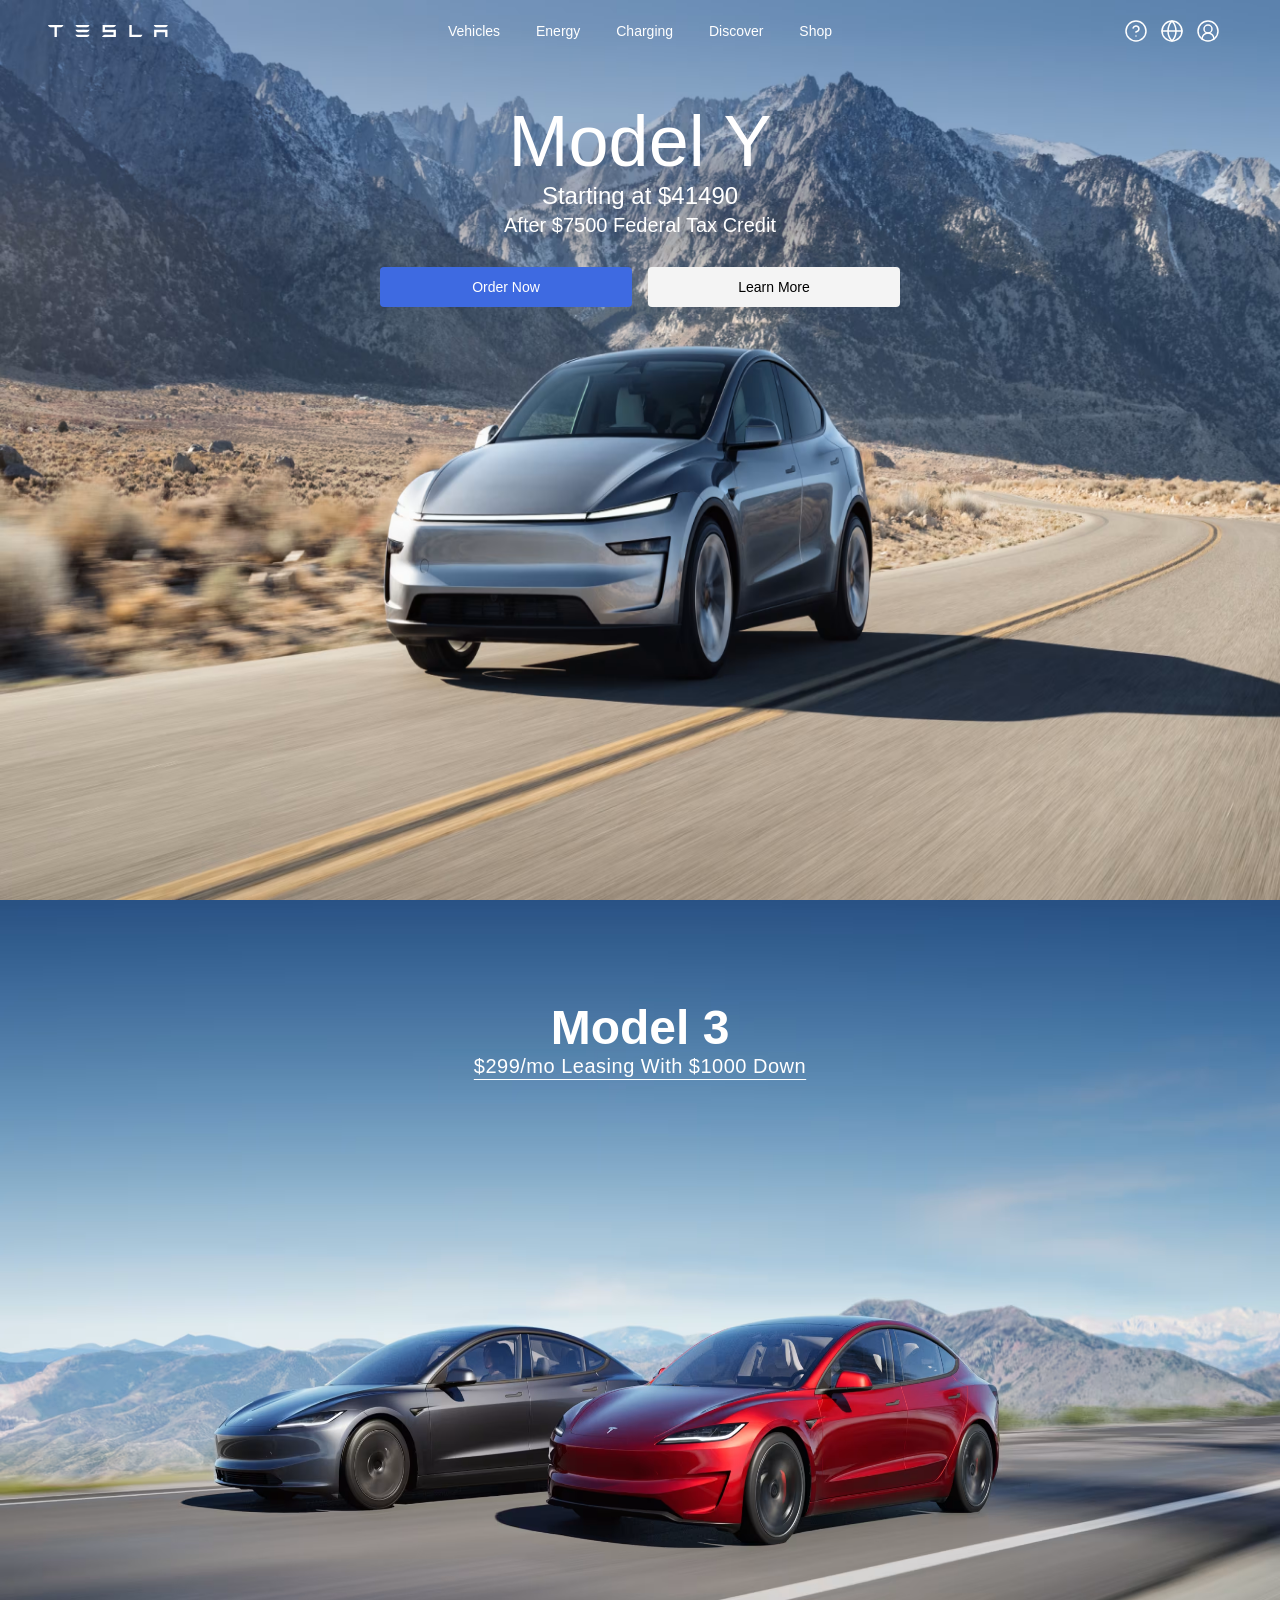
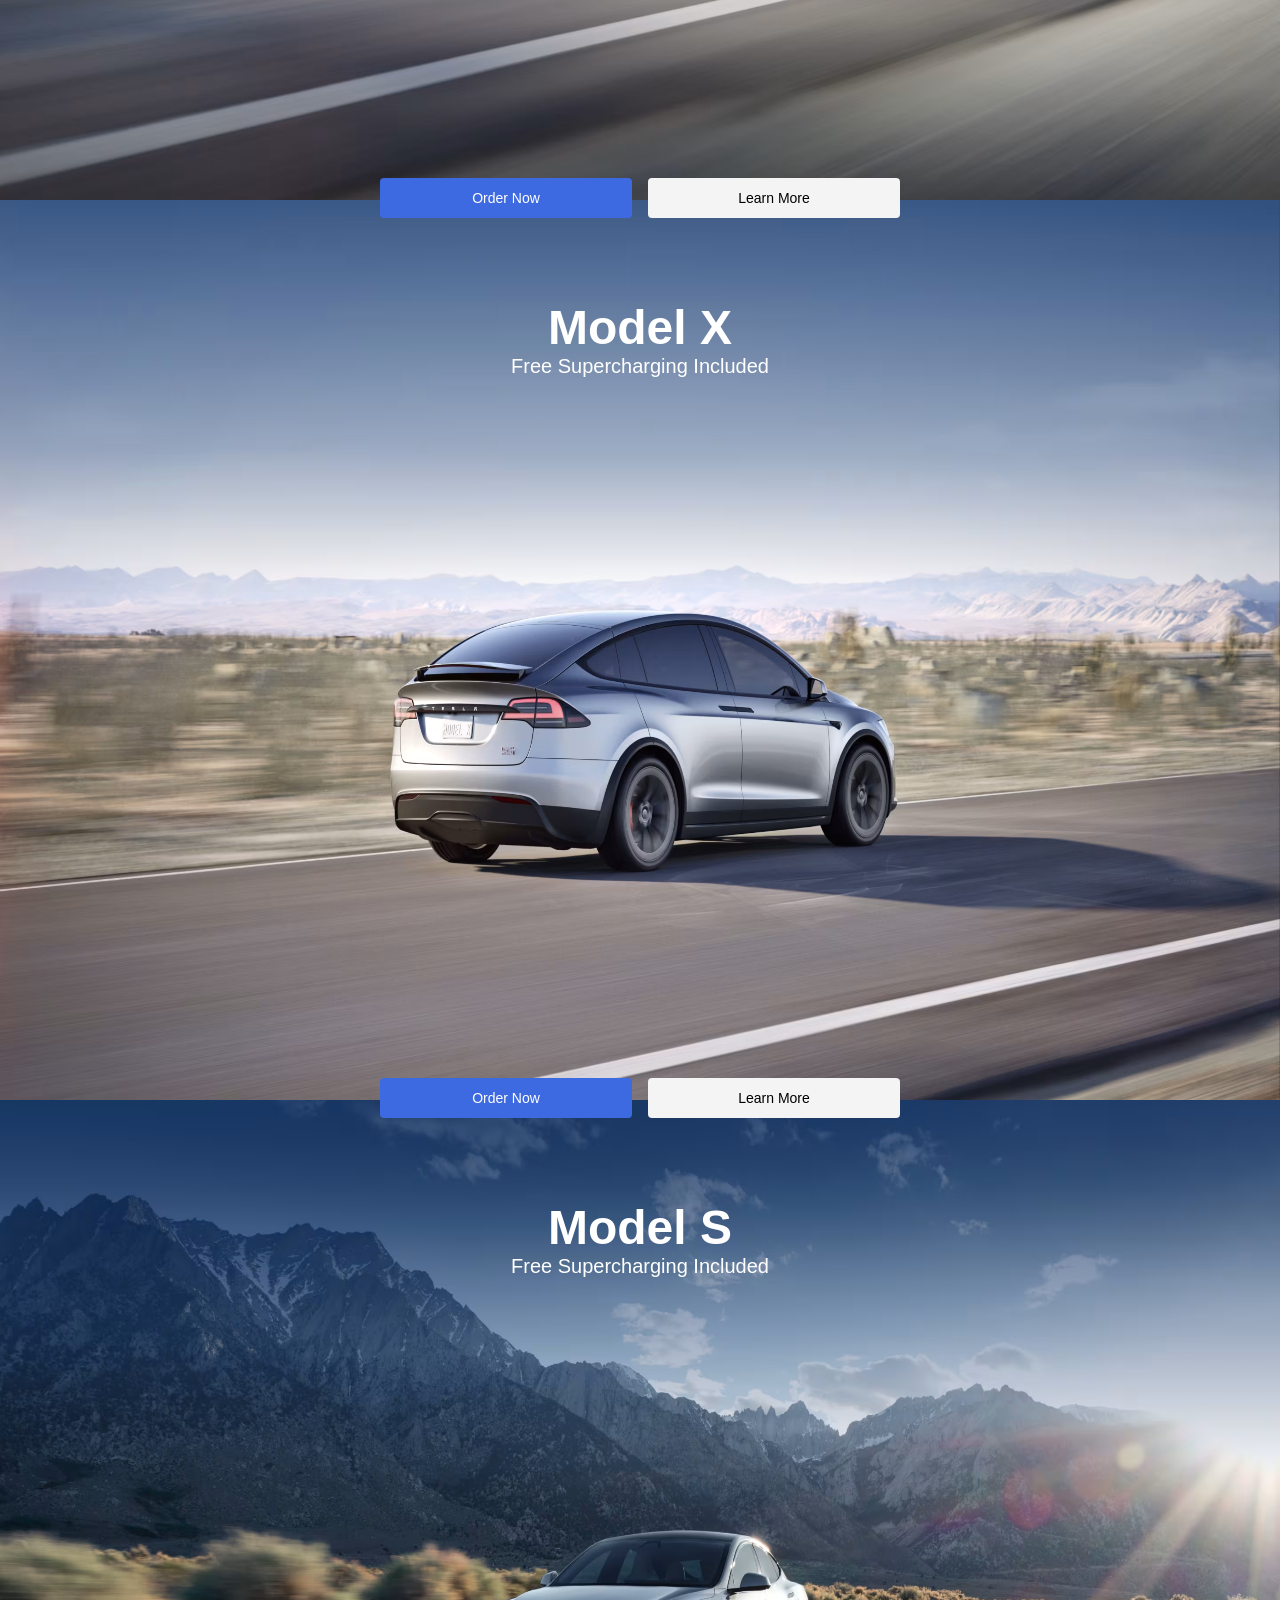
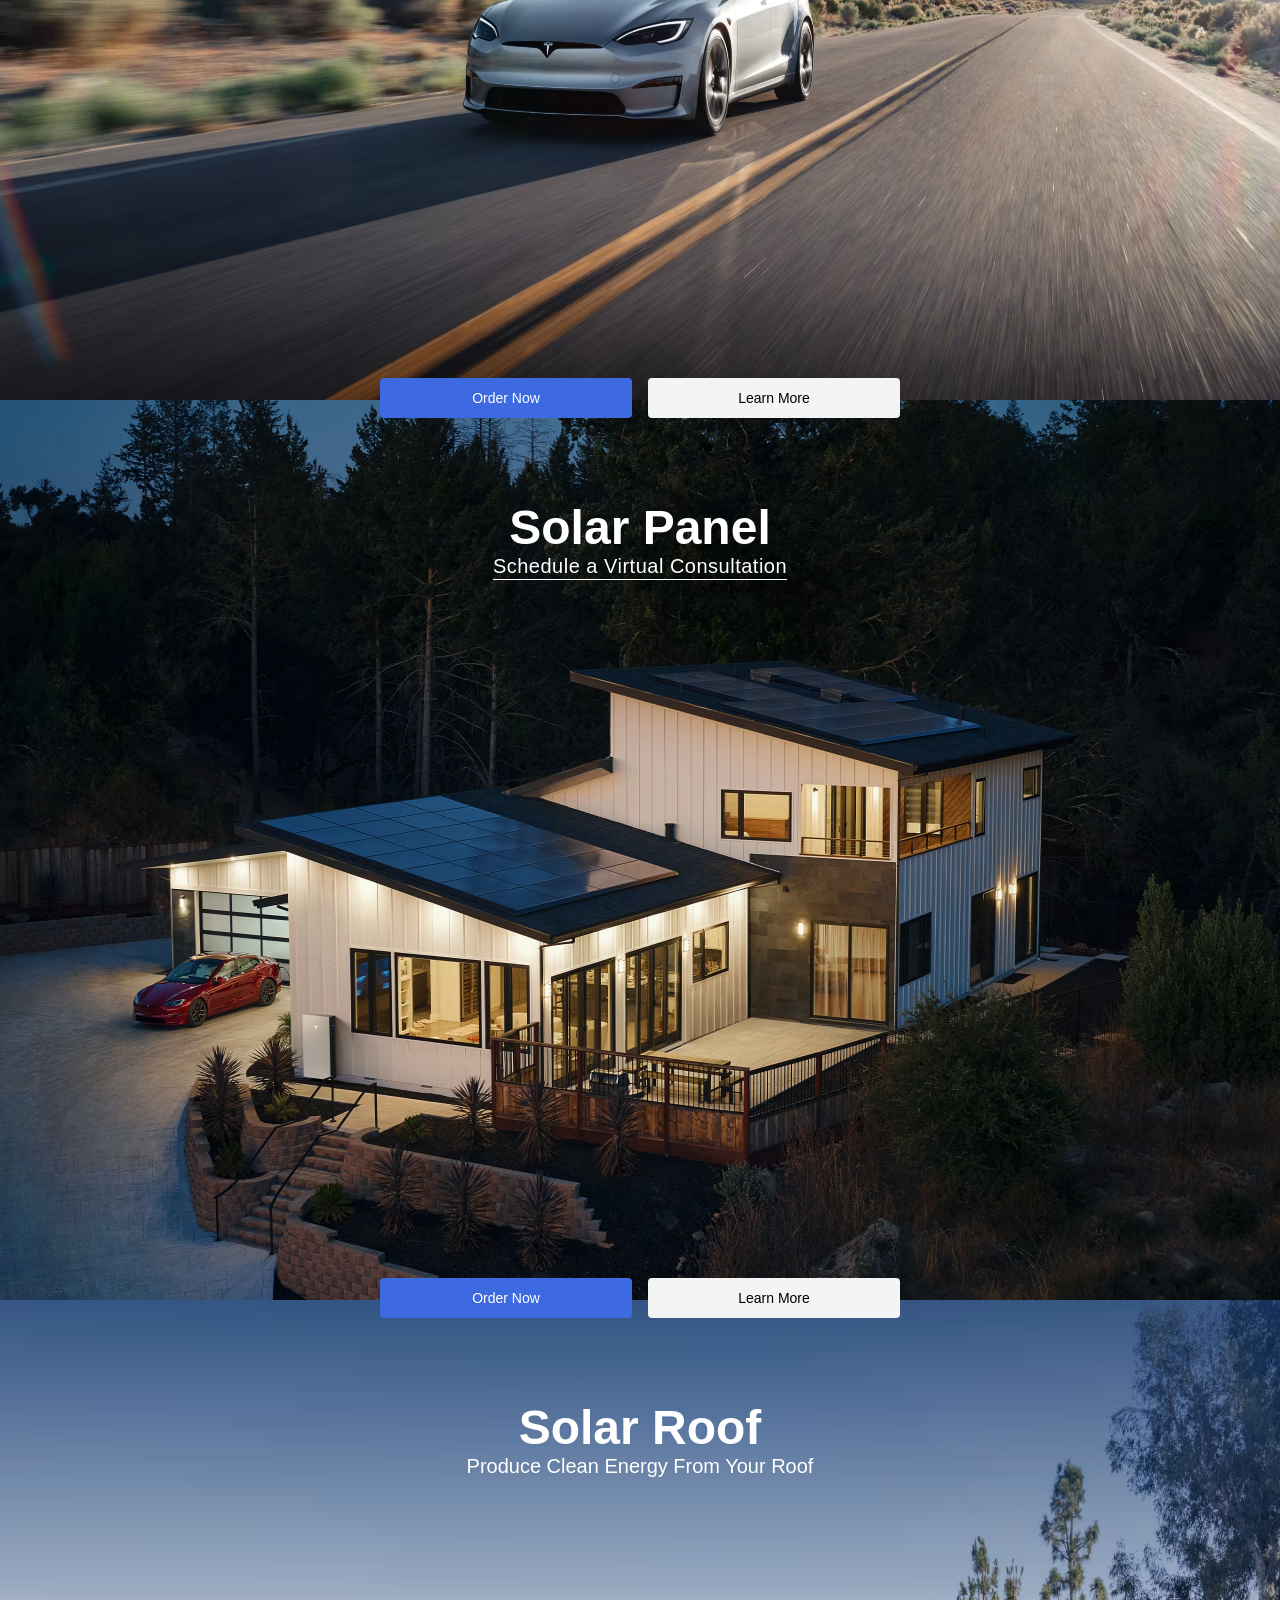
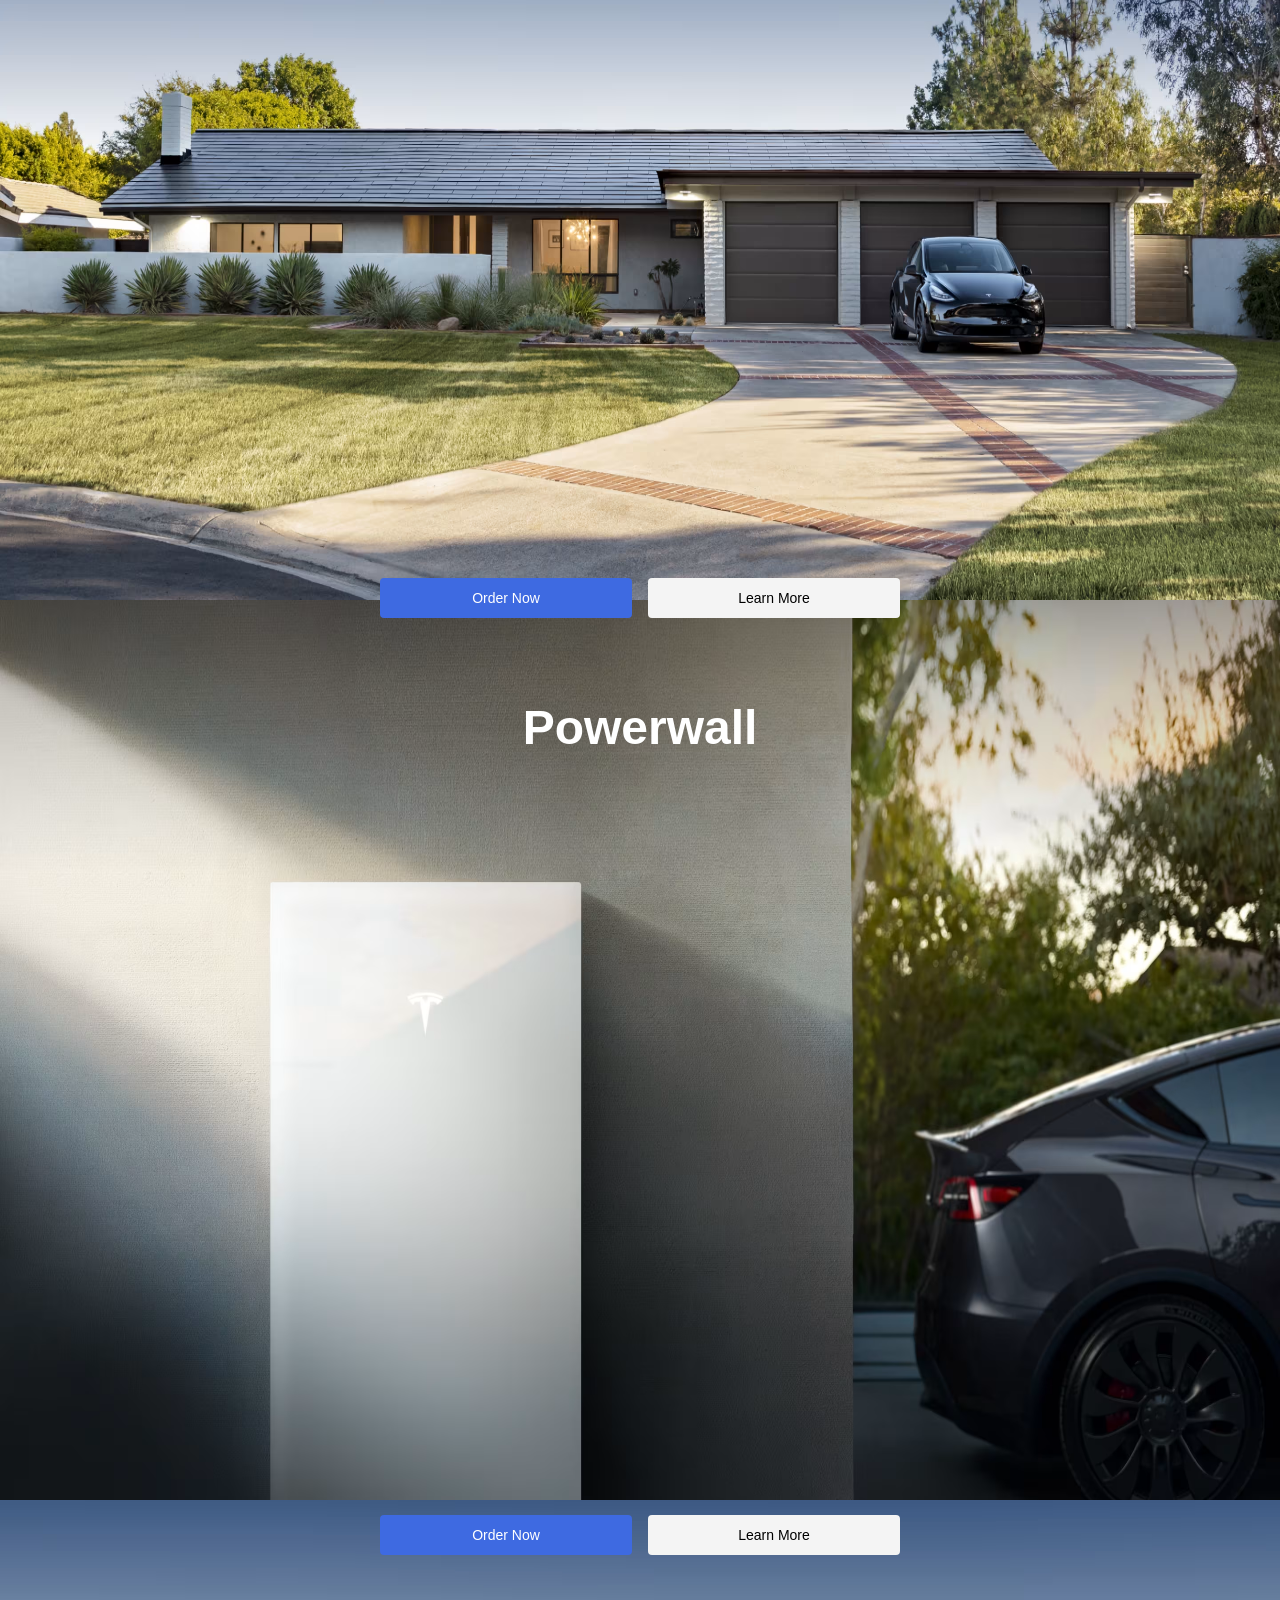
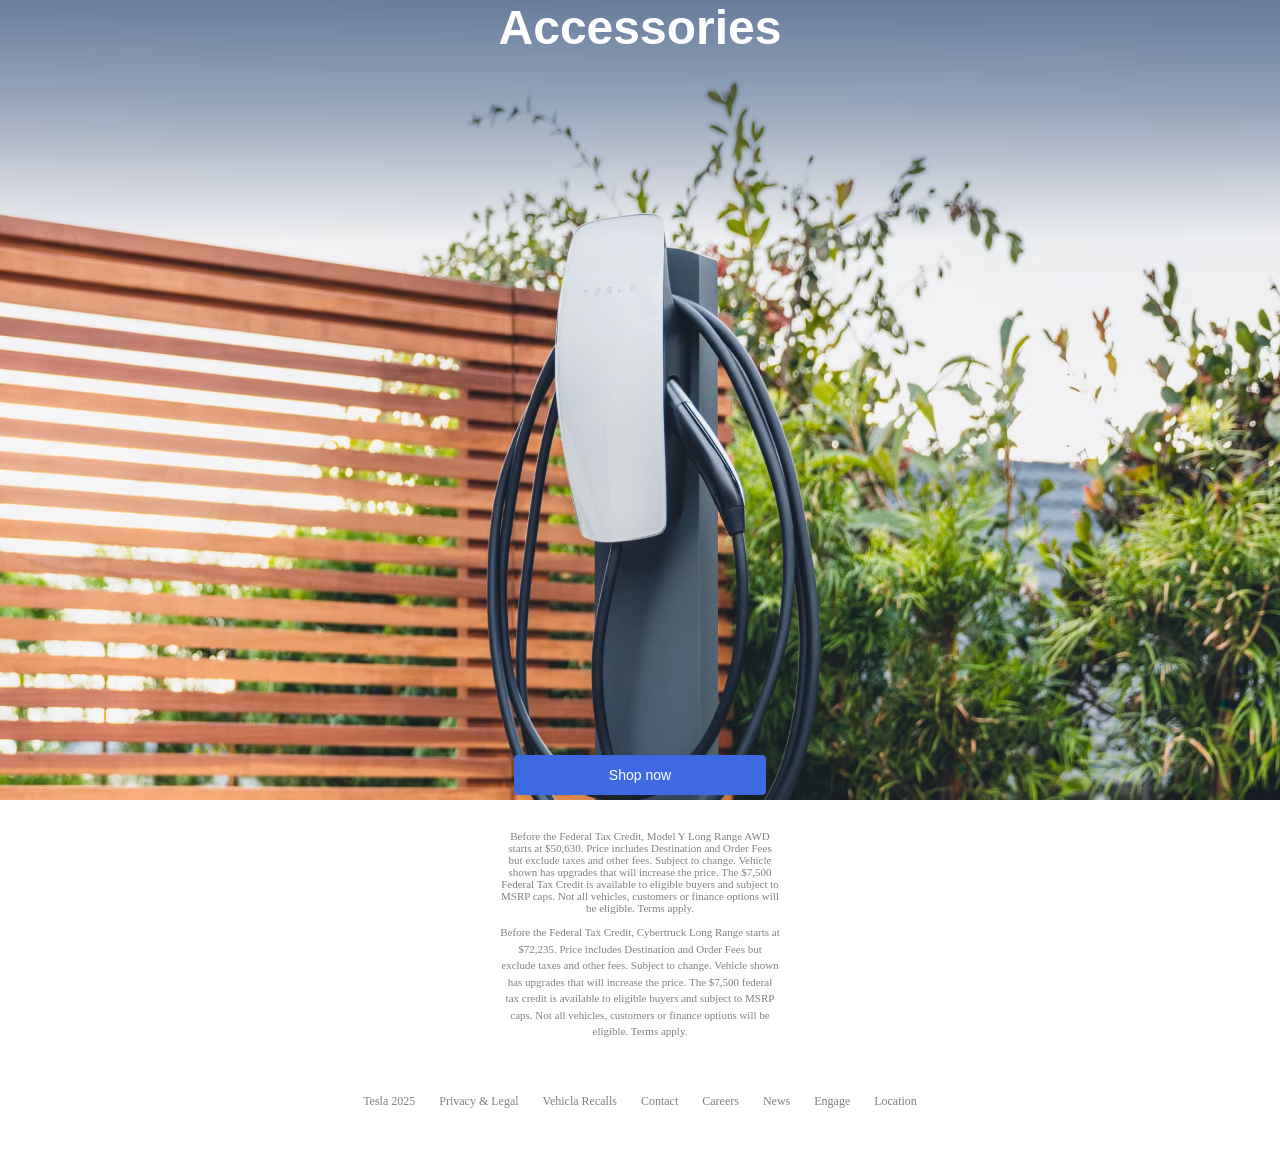
<file: index.html>
<!DOCTYPE html>
<html lang="en">

<head>
    <meta charset="UTF-8">
    <meta name="viewport" content="width=device-width, initial-scale=1.0">
    <title>Tesla landing page</title>
    <link rel="stylesheet" href="style.css" />
</head>

<body>
    <section class="center  ">
        <div
            style="display: flex; width: 100%; justify-content: space-between; position: fixed; padding: 16px 32px; align-items: center; font-family: Inter, sans-serif;">
            <img src="icons/logo.svg" />
            <div style="color: white; font-size: 14px; ">
                <a style="padding: 4px 16px;">Vehicles</a>
                <a style="padding: 4px 16px;">Energy</a>
                <a style="padding: 4px 16px;">Charging</a>
                <a style="padding: 4px 16px;">Discover</a>
                <a style="padding: 4px 16px;">Shop</a>
            </div>
            <div style="display: flex; gap: 12px; padding: 3px 28px;">
                <img src="icons/mark.svg" />
                <img src="icons/globe.svg" />
                <img src="icons/user.svg" />
            </div>
        </div>
        <img src="assets/modely.avif" class="background" />
        <div class="center" style="padding-top: 100px; position: absolute;">
            <h1 class="heading" style="font-size: 72px;">Model Y</h1>
            <h3 class="start-text">Starting at $41490</h3>
            <h4 class="tax-text" style="margin-top: 4px;">After $7500 Federal Tax Credit</h4>
            <div class="buttons" style="margin-top: 30px;">
                <button class="order-btn">Order Now</button>
                <button class="more-btn">Learn More</button>
            </div>
        </div>
    </section>
    <section class="center">
        <img src="assets/model3.avif" class="background" />
        <div class="center" style="padding-top: 100px; position: absolute;">
            <h1 class="heading" style="font-size: 48px; font-weight: 600;">Model 3</h1>
            <h3 class="underline">$299/mo Leasing With $1000 Down</h3>
            <div class="buttons" style="margin-top: 700px;">
                <button class="order-btn">Order Now</button>
                <button class="more-btn">Learn More</button>
            </div>
        </div>
    </section>
    <section class="center">
        <img src="assets/modelx.avif" class="background" />
        <div class="center" style="padding-top: 100px; position: absolute;">
            <h1 class="heading" style="font-size: 48px; font-weight: 600;">Model X</h1>
            <h3 class="plain">Free Supercharging Included</h3>
            <div class="buttons" style="margin-top: 700px;">
                <button class="order-btn">Order Now</button>
                <button class="more-btn">Learn More</button>
            </div>
        </div>
    </section>
    <section class="center">
        <img src="assets/models.avif" class="background" />
        <div class="center" style="padding-top: 100px; position: absolute;">
            <h1 class="heading" style="font-size: 48px; font-weight: 600;">Model S</h1>
            <h3 class="plain">Free Supercharging Included</h3>
            <div class="buttons" style="margin-top: 700px;">
                <button class="order-btn">Order Now</button>
                <button class="more-btn">Learn More</button>
            </div>
        </div>
    </section>
    <section class="center">
        <img src="assets/panel.avif" class="background" />
        <div class="center" style="padding-top: 100px; position: absolute;">
            <h1 class="heading" style="font-size: 48px; font-weight: 600;">Solar Panel</h1>
            <h3 class="underline">Schedule a Virtual Consultation</h3>
            <div class="buttons" style="margin-top: 700px;">
                <button class="order-btn">Order Now</button>
                <button class="more-btn">Learn More</button>
            </div>
        </div>
    </section>
    <section class="center">
        <img src="assets/solarroof.avif" class="background" />
        <div class="center" style="padding-top: 100px; position: absolute;">
            <h1 class="heading" style="font-size: 48px; font-weight: 600;">Solar Roof</h1>
            <h3 class="plain">Produce Clean Energy From Your Roof</h3>
            <div class="buttons" style="margin-top: 700px;">
                <button class="order-btn">Order Now</button>
                <button class="more-btn">Learn More</button>
            </div>
        </div>
    </section>
    <section class="center">
        <img src="assets/powerwll.avif" class="background" />
        <div class="center" style="padding-top: 100px; position: absolute;">
            <h1 class="heading" style="font-size: 48px; font-weight: 600;">Powerwall</h1>
            <div class="buttons" style="margin-top: 760px;">
                <button class="order-btn">Order Now</button>
                <button class="more-btn">Learn More</button>
            </div>
        </div>
    </section>
    <section class="center">
        <img src="assets/accessories.avif" class="background" />
        <div class="center" style="padding-top: 100px; position: absolute;">
            <h1 class="heading" style="font-size: 48px; font-weight: 600;">Accessories</h1>
            <div class="buttons" style="margin-top: 700px;">
                <button class="order-btn">Shop now</button>
            </div>
        </div>
    </section>
    <footer style="display: flex; flex-direction: column; justify-content: center; align-items: center;">
        <div style="margin: 30px 500px;">
            <section style="font-size: 11px; text-align: center; color: gray;">Before the Federal Tax Credit, Model Y Long Range AWD starts at $50,630. Price includes Destination and Order Fees but exclude taxes and other fees. Subject to change. Vehicle shown has upgrades that will increase the price. The $7,500 Federal Tax Credit is available to eligible buyers and subject to MSRP caps. Not all vehicles, customers or finance options will be eligible. <a>Terms apply.</a></section>
            <section  style="font-size: 11px; text-align: center; color: gray; margin-top: 10px; line-height: 1.5;">Before the Federal Tax Credit, Cybertruck Long Range starts at $72,235. Price includes Destination and Order Fees but exclude taxes and other fees. Subject to change. Vehicle shown has upgrades that will increase the price. The $7,500 federal tax credit is available to eligible buyers and subject to MSRP caps. Not all vehicles, customers or finance options will be eligible. <a>Terms apply.</a></section>
        </div>
        <div style="display: flex; margin-top: 20px; padding-bottom: 40px; color: gray; font-size: 12px;">
            <a style="padding: 4px 12px; ">Tesla 2025</a>
            <a style="padding: 4px 12px; ">Privacy & Legal</a>
            <a style="padding: 4px 12px; ">Vehicla Recalls</a>
            <a style="padding: 4px 12px; ">Contact</a>
            <a style="padding: 4px 12px; ">Careers</a>
            <a style="padding: 4px 12px; ">News</a>
            <a style="padding: 4px 12px; ">Engage</a>
            <a style="padding: 4px 12px; ">Location</a>
        </div>
    </footer>
</body>

</html>
</file>
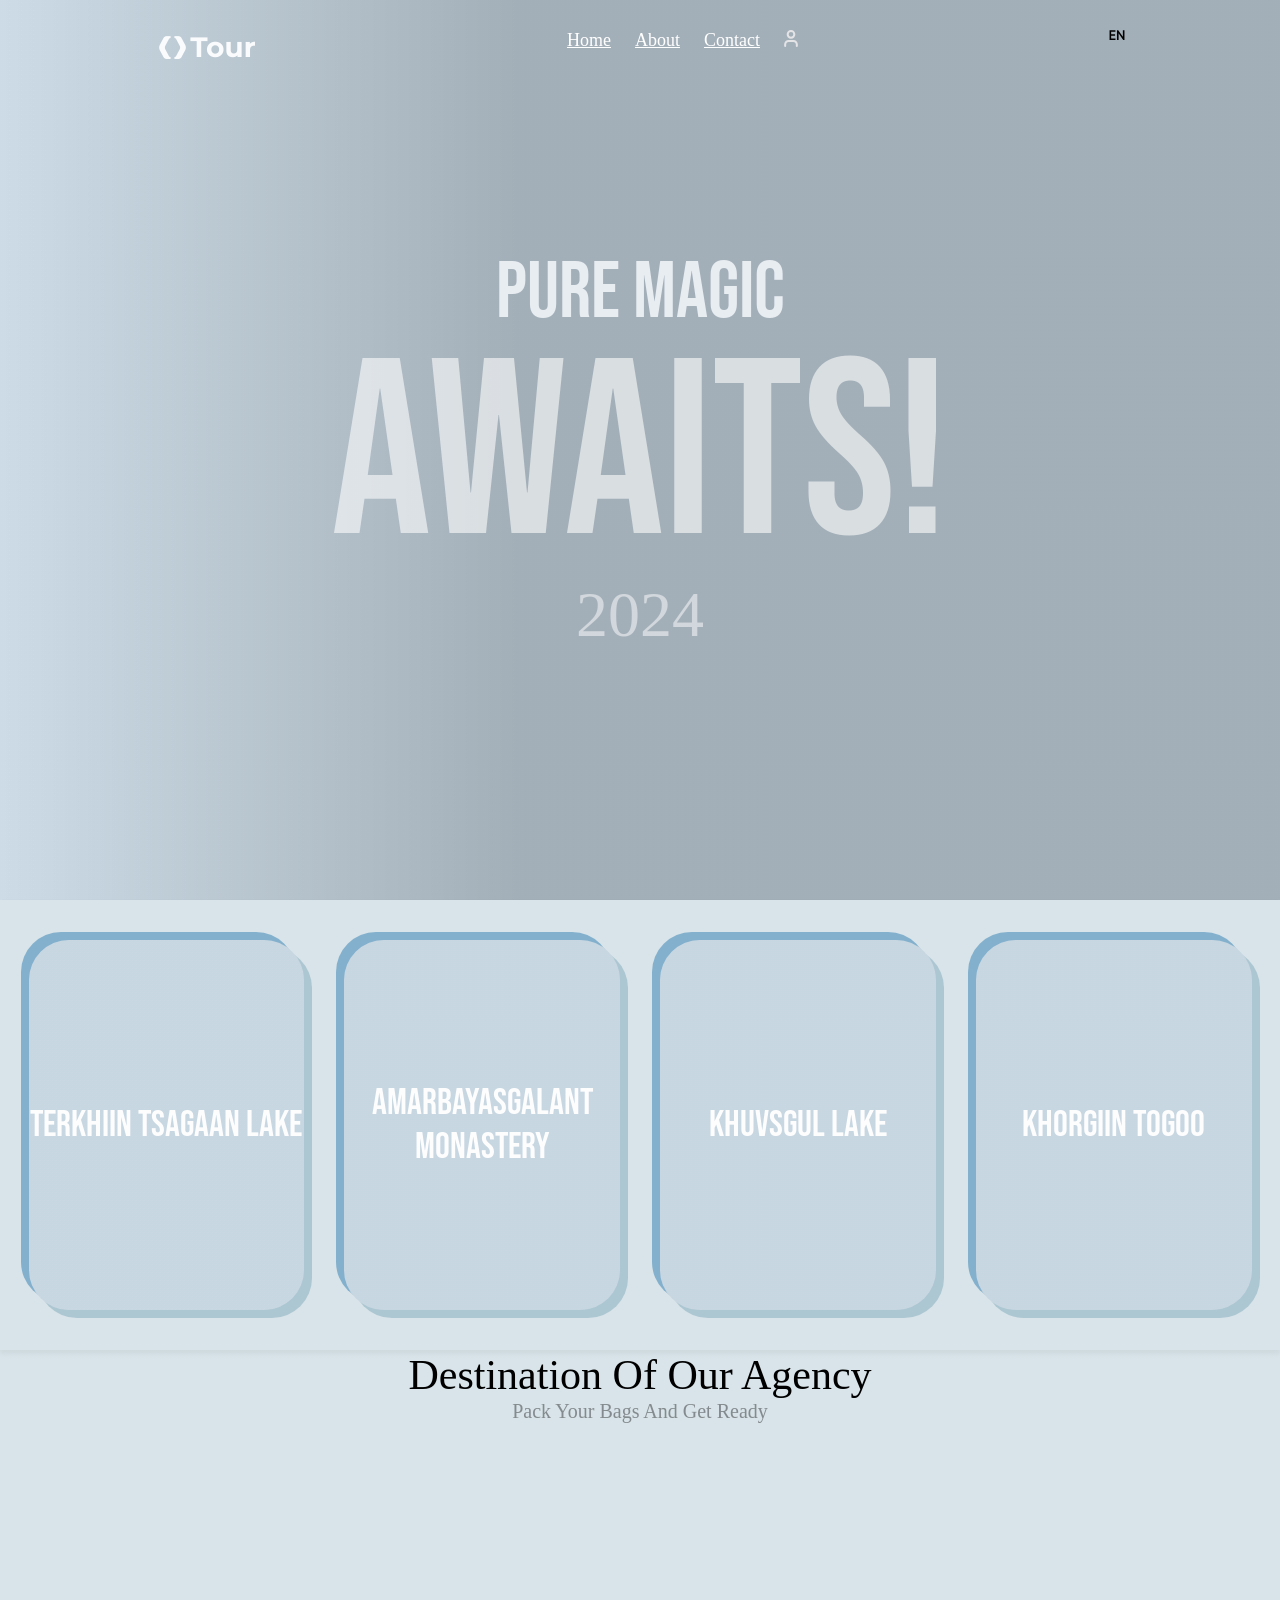
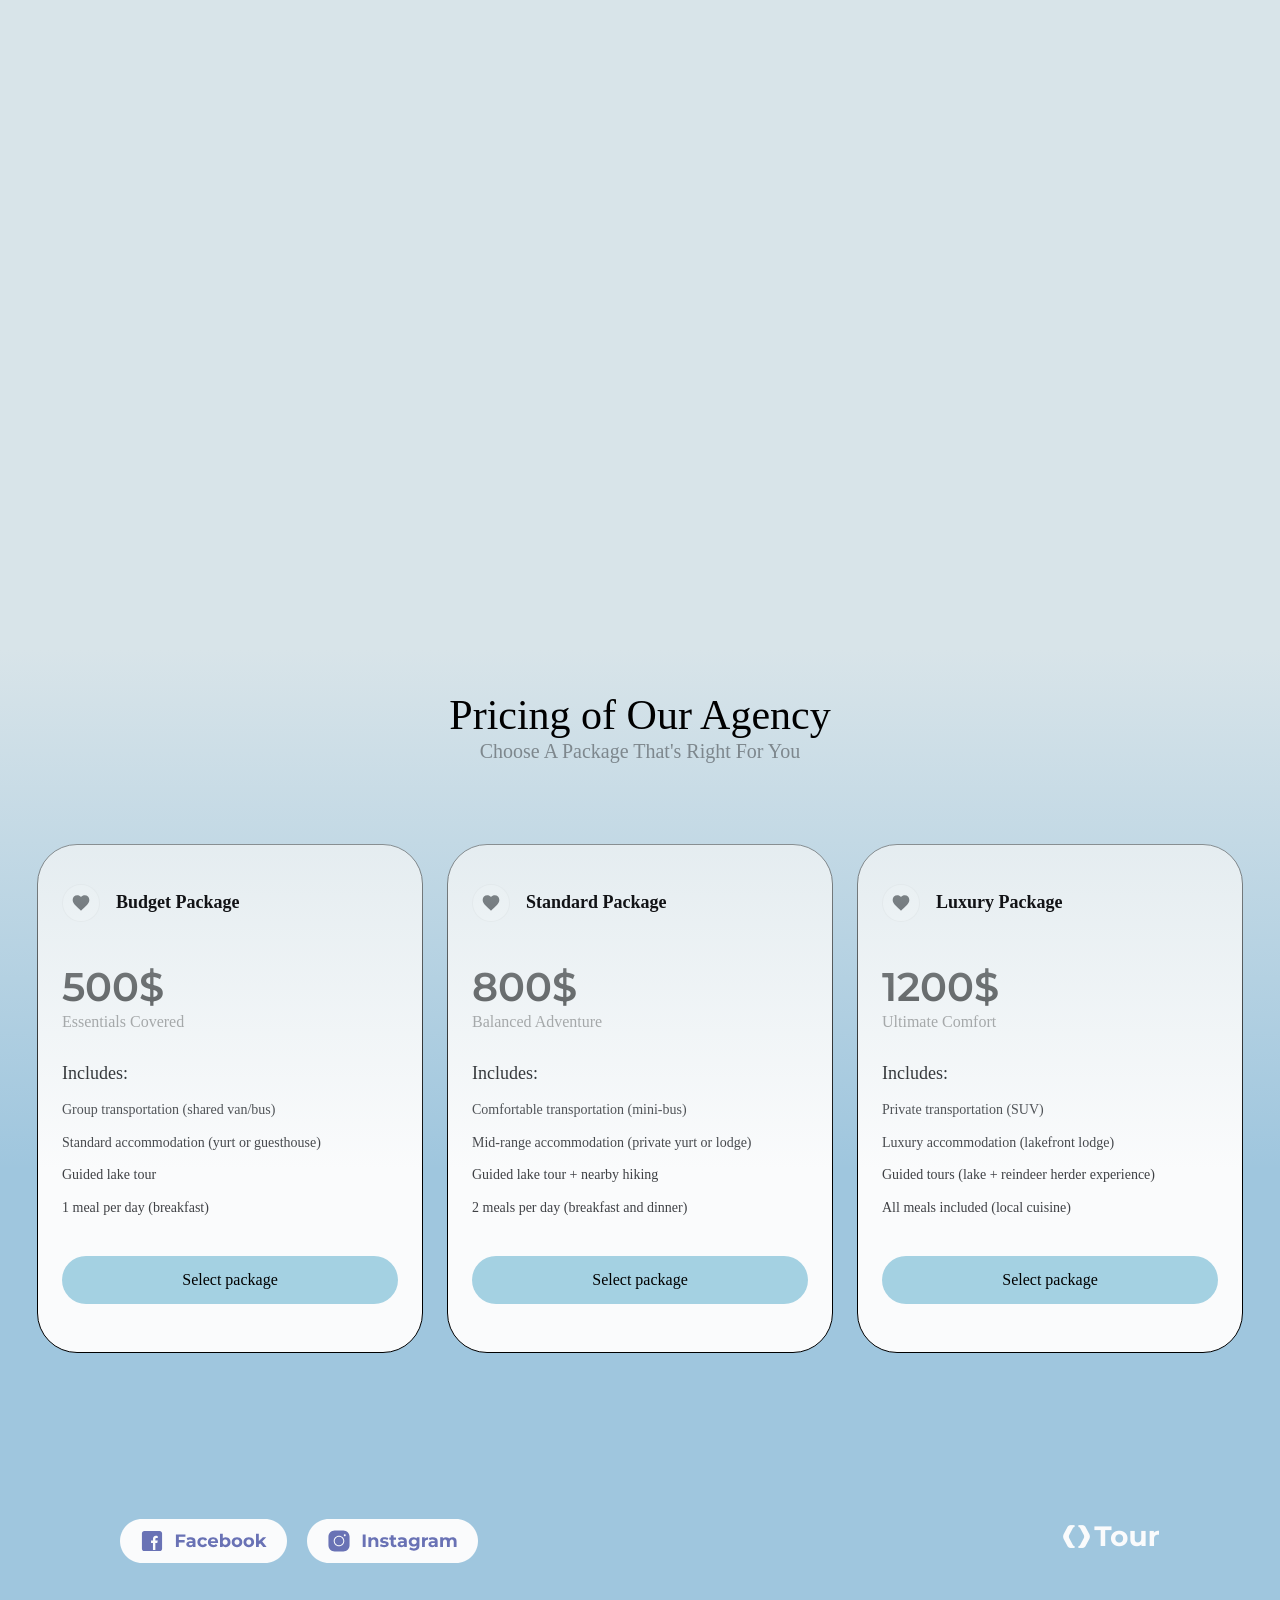
<file: Pinecone tour.html>
<!DOCTYPE html>
<html lang="en">

<head>
    <meta charset="UTF-8">
    <meta name="viewport" content="width=device-width, initial-scale=1.0">
    <title>Document</title>
    <link rel="stylesheet" href="tourstyle.css">
</head>

<body>
    <header>
        <svg width="101" height="35" viewBox="0 0 101 35" fill="none" xmlns="http://www.w3.org/2000/svg"
            xmlns:xlink="http://www.w3.org/1999/xlink">
            <rect width="101" height="35" fill="url(#pattern0_25774_259)" />
            <defs>
                <pattern id="pattern0_25774_259" patternContentUnits="objectBoundingBox" width="1" height="1">
                    <use xlink:href="#image0_25774_259" transform="scale(0.00247525 0.00714286)" />
                </pattern>
                <image id="image0_25774_259" width="404" height="140"
                    xlink:href="[data-uri]" />
            </defs>
        </svg>

        <div class="d1">
            <ul>
                <li><a href="#">Home</a></li>
                <li><a href="#">About</a></li>
                <li><a href="#">Contact</a></li>
            </ul>
            <svg width="14" height="17" viewBox="0 0 14 17" fill="none" xmlns="http://www.w3.org/2000/svg">
                <path
                    d="M12.8332 16V14.3333C12.8332 13.4493 12.482 12.6014 11.8569 11.9763C11.2317 11.3512 10.3839 11 9.49984 11H4.49984C3.61578 11 2.76794 11.3512 2.14281 11.9763C1.51769 12.6014 1.1665 13.4493 1.1665 14.3333V16M10.3332 4.33333C10.3332 6.17428 8.84079 7.66667 6.99984 7.66667C5.15889 7.66667 3.6665 6.17428 3.6665 4.33333C3.6665 2.49238 5.15889 1 6.99984 1C8.84079 1 10.3332 2.49238 10.3332 4.33333Z"
                    stroke="#E4E4E7" stroke-width="2" stroke-linecap="round" stroke-linejoin="round" />
            </svg>
        </div>
        <svg width="16" height="10" viewBox="0 0 16 10" fill="none" xmlns="http://www.w3.org/2000/svg">
            <path
                d="M2.15445 8.46H6.49445V10H0.544453V0.199999H6.42445V1.74H2.15445V4.288H6.07445V5.814H2.15445V8.46ZM13.8483 0.199999H15.4583V10H14.1983L9.57828 3.35V10H7.96828V0.199999H9.22828L13.8483 6.85V0.199999Z"
                fill="black" />
        </svg>
    </header>
    <section class="s1">
        <div>
            <p class="p1">PURE MAGIC</p>
            <p class="p2">AWAITS!</p>
            <p class="p3">2024</p>
        </div>
    </section>

    <section class="s2">
        <div class="card" id="card1">TERKHIIN TSAGAAN LAKE</div>
        <div class="card" id="card2">AMARBAYASGALANT MONASTERY</div>
        <div class="card" id="card3">KHUVSGUL LAKE </div>
        <div class="card" id="card4">KHORGIIN TOGOO</div>
    </section>

    <section class="s3">
        <p class="p4">Destination Of Our Agency</p>
        <p class="p5">Pack Your Bags And Get Ready</p>
    </section>

    <section class="s4">
        <div class="gradient"></div>
        <div class="d2">
            <p class="p4">Pricing of Our Agency</p>
            <p class="p5">Choose A Package That's Right For You </p>
        </div>
        <div class="boxes">
            <div class="wordcard">
                <div class="word">
                    <div class="heart">
                        <div class="love">
                            <svg width="18" height="16" viewBox="0 0 18 16" fill="none"
                                xmlns="http://www.w3.org/2000/svg">
                                <path
                                    d="M8.99984 15.6458L7.7915 14.5458C3.49984 10.6541 0.666504 8.08746 0.666504 4.93746C0.666504 2.37079 2.68317 0.354126 5.24984 0.354126C6.69984 0.354126 8.0915 1.02913 8.99984 2.09579C9.90817 1.02913 11.2998 0.354126 12.7498 0.354126C15.3165 0.354126 17.3332 2.37079 17.3332 4.93746C17.3332 8.08746 14.4998 10.6541 10.2082 14.5541L8.99984 15.6458Z"
                                    fill="#121316" />
                            </svg>
                        </div>
                        <p class="p21">Budget Package</p>
                    </div>
                    <div class="money">
                        <p class="p22">500$</p>
                        <p class="p23">Essentials Covered</p>
                    </div>
                    <div>
                        <div class="space">
                            <p class="p24">Includes:</p>
                        </div>
                        <p class="p25">Group transportation (shared van/bus)</p>
                        <p class="p25">Standard accommodation (yurt or guesthouse)</p>
                        <p class="p25">Guided lake tour</p>
                        <p class="p25">1 meal per day (breakfast)</p>
                    </div>
                    <div class="box">Select package</div>
                </div>
            </div>
            <div class="wordcard">
                <div class="word">
                    <div class="heart">
                        <div class="love">
                            <svg width="18" height="16" viewBox="0 0 18 16" fill="none"
                                xmlns="http://www.w3.org/2000/svg">
                                <path
                                    d="M8.99984 15.6458L7.7915 14.5458C3.49984 10.6541 0.666504 8.08746 0.666504 4.93746C0.666504 2.37079 2.68317 0.354126 5.24984 0.354126C6.69984 0.354126 8.0915 1.02913 8.99984 2.09579C9.90817 1.02913 11.2998 0.354126 12.7498 0.354126C15.3165 0.354126 17.3332 2.37079 17.3332 4.93746C17.3332 8.08746 14.4998 10.6541 10.2082 14.5541L8.99984 15.6458Z"
                                    fill="#121316" />
                            </svg>
                        </div>
                        <p class="p21">Standard Package</p>
                    </div>
                    <div class="money">
                        <p class="p22">800$</p>
                        <p class="p23">Balanced Adventure</p>
                    </div>
                    <div>
                        <div class="space">
                            <p class="p24">Includes:</p>
                        </div>
                        <p class="p25">Comfortable transportation (mini-bus)</p>
                        <p class="p25">Mid-range accommodation (private yurt or lodge)</p>
                        <p class="p25">Guided lake tour + nearby hiking</p>
                        <p class="p25">2 meals per day (breakfast and dinner)</p>
                    </div>
                    <div class="box">Select package</div>
                </div>
            </div>
            <div class="wordcard">
                <div class="word">
                    <div class="heart">
                        <div class="love">
                            <svg width="18" height="16" viewBox="0 0 18 16" fill="none"
                                xmlns="http://www.w3.org/2000/svg">
                                <path
                                    d="M8.99984 15.6458L7.7915 14.5458C3.49984 10.6541 0.666504 8.08746 0.666504 4.93746C0.666504 2.37079 2.68317 0.354126 5.24984 0.354126C6.69984 0.354126 8.0915 1.02913 8.99984 2.09579C9.90817 1.02913 11.2998 0.354126 12.7498 0.354126C15.3165 0.354126 17.3332 2.37079 17.3332 4.93746C17.3332 8.08746 14.4998 10.6541 10.2082 14.5541L8.99984 15.6458Z"
                                    fill="#121316" />
                            </svg>
                        </div>
                        <p class="p21">Luxury Package</p>
                    </div>
                    <div class="money">
                        <p class="p22">1200$</p>
                        <p class="p23">Ultimate Comfort</p>
                    </div>
                    <div>
                        <div class="space">
                            <p class="p24">Includes:</p>
                        </div>
                        <p class="p25">Private transportation (SUV)</p>
                        <p class="p25">Luxury accommodation (lakefront lodge)</p>
                        <p class="p25">Guided tours (lake + reindeer herder experience)</p>
                        <p class="p25">All meals included (local cuisine)</p>
                    </div>
                    <div class="box">Select package</div>
                </div>
            </div>
        </div>
        <div class="d3">
            <div class="d4">
                <svg width="167" height="44" viewBox="0 0 167 44" fill="none" xmlns="http://www.w3.org/2000/svg">
                    <path
                        d="M0 22C0 9.84974 9.84974 0 22 0H145C157.15 0 167 9.84974 167 22C167 34.1503 157.15 44 145 44H22C9.84973 44 0 34.1503 0 22Z"
                        fill="#FAFBFC" />
                    <path
                        d="M39.6799 11.92H24.3199C22.9951 11.92 21.9199 12.9952 21.9199 14.32V29.68C21.9199 31.0048 22.9951 32.08 24.3199 32.08H39.6799C41.0047 32.08 42.0799 31.0048 42.0799 29.68V14.32C42.0799 12.9952 41.0047 11.92 39.6799 11.92ZM37.7599 19.12H36.7999C35.7727 19.12 35.3599 19.36 35.3599 20.08V21.52H37.7599L37.2799 23.92H35.3599V31.12H32.9599V23.92H31.0399V21.52H32.9599V20.08C32.9599 18.16 33.9199 16.72 35.8399 16.72C37.2319 16.72 37.7599 17.2 37.7599 17.2V19.12Z"
                        fill="#6972B5" />
                    <path
                        d="M58.6129 21.07H64.6609V23.41H58.6129V21.07ZM58.8289 28H55.9129V15.4H65.4349V17.74H58.8289V28ZM72.8698 28V26.11L72.6898 25.696V22.312C72.6898 21.712 72.5038 21.244 72.1318 20.908C71.7718 20.572 71.2138 20.404 70.4578 20.404C69.9418 20.404 69.4318 20.488 68.9278 20.656C68.4358 20.812 68.0158 21.028 67.6678 21.304L66.6598 19.342C67.1878 18.97 67.8238 18.682 68.5678 18.478C69.3118 18.274 70.0678 18.172 70.8358 18.172C72.3118 18.172 73.4578 18.52 74.2738 19.216C75.0898 19.912 75.4978 20.998 75.4978 22.474V28H72.8698ZM69.9178 28.144C69.1618 28.144 68.5138 28.018 67.9738 27.766C67.4338 27.502 67.0198 27.148 66.7318 26.704C66.4438 26.26 66.2998 25.762 66.2998 25.21C66.2998 24.634 66.4378 24.13 66.7138 23.698C67.0018 23.266 67.4518 22.93 68.0638 22.69C68.6758 22.438 69.4738 22.312 70.4578 22.312H73.0318V23.95H70.7638C70.1038 23.95 69.6478 24.058 69.3958 24.274C69.1558 24.49 69.0358 24.76 69.0358 25.084C69.0358 25.444 69.1738 25.732 69.4498 25.948C69.7378 26.152 70.1278 26.254 70.6198 26.254C71.0878 26.254 71.5078 26.146 71.8798 25.93C72.2518 25.702 72.5218 25.372 72.6898 24.94L73.1218 26.236C72.9178 26.86 72.5458 27.334 72.0058 27.658C71.4658 27.982 70.7698 28.144 69.9178 28.144ZM82.7895 28.144C81.7455 28.144 80.8155 27.934 79.9995 27.514C79.1835 27.082 78.5415 26.488 78.0735 25.732C77.6175 24.976 77.3895 24.118 77.3895 23.158C77.3895 22.186 77.6175 21.328 78.0735 20.584C78.5415 19.828 79.1835 19.24 79.9995 18.82C80.8155 18.388 81.7455 18.172 82.7895 18.172C83.8095 18.172 84.6975 18.388 85.4535 18.82C86.2095 19.24 86.7675 19.846 87.1275 20.638L84.9495 21.808C84.6975 21.352 84.3795 21.016 83.9955 20.8C83.6235 20.584 83.2155 20.476 82.7715 20.476C82.2915 20.476 81.8595 20.584 81.4755 20.8C81.0915 21.016 80.7855 21.322 80.5575 21.718C80.3415 22.114 80.2335 22.594 80.2335 23.158C80.2335 23.722 80.3415 24.202 80.5575 24.598C80.7855 24.994 81.0915 25.3 81.4755 25.516C81.8595 25.732 82.2915 25.84 82.7715 25.84C83.2155 25.84 83.6235 25.738 83.9955 25.534C84.3795 25.318 84.6975 24.976 84.9495 24.508L87.1275 25.696C86.7675 26.476 86.2095 27.082 85.4535 27.514C84.6975 27.934 83.8095 28.144 82.7895 28.144ZM93.4272 28.144C92.3232 28.144 91.3512 27.928 90.5112 27.496C89.6832 27.064 89.0412 26.476 88.5852 25.732C88.1292 24.976 87.9012 24.118 87.9012 23.158C87.9012 22.186 88.1232 21.328 88.5672 20.584C89.0232 19.828 89.6412 19.24 90.4212 18.82C91.2012 18.388 92.0832 18.172 93.0672 18.172C94.0152 18.172 94.8672 18.376 95.6232 18.784C96.3912 19.18 96.9972 19.756 97.4412 20.512C97.8852 21.256 98.1072 22.15 98.1072 23.194C98.1072 23.302 98.1012 23.428 98.0892 23.572C98.0772 23.704 98.0652 23.83 98.0532 23.95H90.1872V22.312H96.5772L95.4972 22.798C95.4972 22.294 95.3952 21.856 95.1912 21.484C94.9872 21.112 94.7052 20.824 94.3452 20.62C93.9852 20.404 93.5652 20.296 93.0852 20.296C92.6052 20.296 92.1792 20.404 91.8072 20.62C91.4472 20.824 91.1652 21.118 90.9612 21.502C90.7572 21.874 90.6552 22.318 90.6552 22.834V23.266C90.6552 23.794 90.7692 24.262 90.9972 24.67C91.2372 25.066 91.5672 25.372 91.9872 25.588C92.4192 25.792 92.9232 25.894 93.4992 25.894C94.0152 25.894 94.4652 25.816 94.8492 25.66C95.2452 25.504 95.6052 25.27 95.9292 24.958L97.4232 26.578C96.9792 27.082 96.4212 27.472 95.7492 27.748C95.0772 28.012 94.3032 28.144 93.4272 28.144ZM105.701 28.144C104.849 28.144 104.117 27.964 103.505 27.604C102.893 27.244 102.425 26.698 102.101 25.966C101.777 25.222 101.615 24.286 101.615 23.158C101.615 22.018 101.783 21.082 102.119 20.35C102.467 19.618 102.947 19.072 103.559 18.712C104.171 18.352 104.885 18.172 105.701 18.172C106.613 18.172 107.429 18.376 108.149 18.784C108.881 19.192 109.457 19.768 109.877 20.512C110.309 21.256 110.525 22.138 110.525 23.158C110.525 24.166 110.309 25.042 109.877 25.786C109.457 26.53 108.881 27.112 108.149 27.532C107.429 27.94 106.613 28.144 105.701 28.144ZM99.9767 28V14.644H102.785V20.278L102.605 23.14L102.659 26.02V28H99.9767ZM105.215 25.84C105.683 25.84 106.097 25.732 106.457 25.516C106.829 25.3 107.123 24.994 107.339 24.598C107.567 24.19 107.681 23.71 107.681 23.158C107.681 22.594 107.567 22.114 107.339 21.718C107.123 21.322 106.829 21.016 106.457 20.8C106.097 20.584 105.683 20.476 105.215 20.476C104.747 20.476 104.327 20.584 103.955 20.8C103.583 21.016 103.289 21.322 103.073 21.718C102.857 22.114 102.749 22.594 102.749 23.158C102.749 23.71 102.857 24.19 103.073 24.598C103.289 24.994 103.583 25.3 103.955 25.516C104.327 25.732 104.747 25.84 105.215 25.84ZM117.012 28.144C115.98 28.144 115.062 27.928 114.258 27.496C113.466 27.064 112.836 26.476 112.368 25.732C111.912 24.976 111.684 24.118 111.684 23.158C111.684 22.186 111.912 21.328 112.368 20.584C112.836 19.828 113.466 19.24 114.258 18.82C115.062 18.388 115.98 18.172 117.012 18.172C118.032 18.172 118.944 18.388 119.748 18.82C120.552 19.24 121.182 19.822 121.638 20.566C122.094 21.31 122.322 22.174 122.322 23.158C122.322 24.118 122.094 24.976 121.638 25.732C121.182 26.476 120.552 27.064 119.748 27.496C118.944 27.928 118.032 28.144 117.012 28.144ZM117.012 25.84C117.48 25.84 117.9 25.732 118.272 25.516C118.644 25.3 118.938 24.994 119.154 24.598C119.37 24.19 119.478 23.71 119.478 23.158C119.478 22.594 119.37 22.114 119.154 21.718C118.938 21.322 118.644 21.016 118.272 20.8C117.9 20.584 117.48 20.476 117.012 20.476C116.544 20.476 116.124 20.584 115.752 20.8C115.38 21.016 115.08 21.322 114.852 21.718C114.636 22.114 114.528 22.594 114.528 23.158C114.528 23.71 114.636 24.19 114.852 24.598C115.08 24.994 115.38 25.3 115.752 25.516C116.124 25.732 116.544 25.84 117.012 25.84ZM128.807 28.144C127.775 28.144 126.857 27.928 126.053 27.496C125.261 27.064 124.631 26.476 124.163 25.732C123.707 24.976 123.479 24.118 123.479 23.158C123.479 22.186 123.707 21.328 124.163 20.584C124.631 19.828 125.261 19.24 126.053 18.82C126.857 18.388 127.775 18.172 128.807 18.172C129.827 18.172 130.739 18.388 131.543 18.82C132.347 19.24 132.977 19.822 133.433 20.566C133.889 21.31 134.117 22.174 134.117 23.158C134.117 24.118 133.889 24.976 133.433 25.732C132.977 26.476 132.347 27.064 131.543 27.496C130.739 27.928 129.827 28.144 128.807 28.144ZM128.807 25.84C129.275 25.84 129.695 25.732 130.067 25.516C130.439 25.3 130.733 24.994 130.949 24.598C131.165 24.19 131.273 23.71 131.273 23.158C131.273 22.594 131.165 22.114 130.949 21.718C130.733 21.322 130.439 21.016 130.067 20.8C129.695 20.584 129.275 20.476 128.807 20.476C128.339 20.476 127.919 20.584 127.547 20.8C127.175 21.016 126.875 21.322 126.647 21.718C126.431 22.114 126.323 22.594 126.323 23.158C126.323 23.71 126.431 24.19 126.647 24.598C126.875 24.994 127.175 25.3 127.547 25.516C127.919 25.732 128.339 25.84 128.807 25.84ZM138.316 26.02L138.388 22.6L142.906 18.316H146.254L141.916 22.726L140.458 23.914L138.316 26.02ZM135.994 28V14.644H138.802V28H135.994ZM143.212 28L139.936 23.932L141.7 21.754L146.614 28H143.212Z"
                        fill="#6972B5" />
                </svg>
                <svg width="171" height="44" viewBox="0 0 171 44" fill="none" xmlns="http://www.w3.org/2000/svg">
                    <path
                        d="M0 22C0 9.84974 9.84974 0 22 0H149C161.15 0 171 9.84974 171 22C171 34.1503 161.15 44 149 44H22C9.84973 44 0 34.1503 0 22Z"
                        fill="#FAFBFC" />
                    <path
                        d="M27.6799 11.4399C24.2383 11.4399 21.4399 14.2383 21.4399 17.6799V26.3199C21.4399 29.7615 24.2383 32.5599 27.6799 32.5599H36.3199C39.7615 32.5599 42.5599 29.7615 42.5599 26.3199V17.6799C42.5599 14.2383 39.7615 11.4399 36.3199 11.4399H27.6799ZM37.7599 15.2799C38.2879 15.2799 38.7199 15.7119 38.7199 16.2399C38.7199 16.7679 38.2879 17.1999 37.7599 17.1999C37.2319 17.1999 36.7999 16.7679 36.7999 16.2399C36.7999 15.7119 37.2319 15.2799 37.7599 15.2799ZM31.9999 16.7199C34.9135 16.7199 37.2799 19.0863 37.2799 21.9999C37.2799 24.9135 34.9135 27.2799 31.9999 27.2799C29.0863 27.2799 26.7199 24.9135 26.7199 21.9999C26.7199 19.0863 29.0863 16.7199 31.9999 16.7199ZM31.9999 17.6799C29.6191 17.6799 27.6799 19.6191 27.6799 21.9999C27.6799 24.3807 29.6191 26.3199 31.9999 26.3199C34.3807 26.3199 36.3199 24.3807 36.3199 21.9999C36.3199 19.6191 34.3807 17.6799 31.9999 17.6799Z"
                        fill="#6972B5" />
                    <path
                        d="M55.7157 28V15.4H58.6317V28H55.7157ZM67.3099 18.172C68.0779 18.172 68.7619 18.328 69.3619 18.64C69.9739 18.94 70.4539 19.408 70.8019 20.044C71.1499 20.668 71.3239 21.472 71.3239 22.456V28H68.5159V22.888C68.5159 22.108 68.3419 21.532 67.9939 21.16C67.6579 20.788 67.1779 20.602 66.5539 20.602C66.1099 20.602 65.7079 20.698 65.3479 20.89C64.9999 21.07 64.7239 21.352 64.5199 21.736C64.3279 22.12 64.2319 22.612 64.2319 23.212V28H61.4239V18.316H64.1059V20.998L63.6019 20.188C63.9499 19.54 64.4479 19.042 65.0959 18.694C65.7439 18.346 66.4819 18.172 67.3099 18.172ZM77.1272 28.144C76.2992 28.144 75.5012 28.048 74.7332 27.856C73.9772 27.652 73.3772 27.4 72.9332 27.1L73.8692 25.084C74.3132 25.36 74.8352 25.588 75.4352 25.768C76.0472 25.936 76.6472 26.02 77.2352 26.02C77.8832 26.02 78.3392 25.942 78.6032 25.786C78.8792 25.63 79.0172 25.414 79.0172 25.138C79.0172 24.91 78.9092 24.742 78.6932 24.634C78.4892 24.514 78.2132 24.424 77.8652 24.364C77.5172 24.304 77.1332 24.244 76.7132 24.184C76.3052 24.124 75.8912 24.046 75.4712 23.95C75.0512 23.842 74.6672 23.686 74.3192 23.482C73.9712 23.278 73.6892 23.002 73.4732 22.654C73.2692 22.306 73.1672 21.856 73.1672 21.304C73.1672 20.692 73.3412 20.152 73.6892 19.684C74.0492 19.216 74.5652 18.85 75.2372 18.586C75.9092 18.31 76.7132 18.172 77.6492 18.172C78.3092 18.172 78.9812 18.244 79.6652 18.388C80.3492 18.532 80.9192 18.742 81.3752 19.018L80.4392 21.016C79.9712 20.74 79.4972 20.554 79.0172 20.458C78.5492 20.35 78.0932 20.296 77.6492 20.296C77.0252 20.296 76.5692 20.38 76.2812 20.548C75.9932 20.716 75.8492 20.932 75.8492 21.196C75.8492 21.436 75.9512 21.616 76.1552 21.736C76.3712 21.856 76.6532 21.952 77.0012 22.024C77.3492 22.096 77.7272 22.162 78.1352 22.222C78.5552 22.27 78.9752 22.348 79.3952 22.456C79.8152 22.564 80.1932 22.72 80.5292 22.924C80.8772 23.116 81.1592 23.386 81.3752 23.734C81.5912 24.07 81.6992 24.514 81.6992 25.066C81.6992 25.666 81.5192 26.2 81.1592 26.668C80.7992 27.124 80.2772 27.484 79.5932 27.748C78.9212 28.012 78.0992 28.144 77.1272 28.144ZM87.3917 28.144C86.2517 28.144 85.3637 27.856 84.7277 27.28C84.0917 26.692 83.7737 25.822 83.7737 24.67V16.174H86.5817V24.634C86.5817 25.042 86.6897 25.36 86.9057 25.588C87.1217 25.804 87.4157 25.912 87.7877 25.912C88.2317 25.912 88.6097 25.792 88.9217 25.552L89.6777 27.532C89.3897 27.736 89.0417 27.892 88.6337 28C88.2377 28.096 87.8237 28.144 87.3917 28.144ZM82.2797 20.692V18.532H88.9937V20.692H82.2797ZM97.194 28V26.11L97.014 25.696V22.312C97.014 21.712 96.828 21.244 96.456 20.908C96.096 20.572 95.538 20.404 94.782 20.404C94.266 20.404 93.756 20.488 93.252 20.656C92.76 20.812 92.34 21.028 91.992 21.304L90.984 19.342C91.512 18.97 92.148 18.682 92.892 18.478C93.636 18.274 94.392 18.172 95.16 18.172C96.636 18.172 97.782 18.52 98.598 19.216C99.414 19.912 99.822 20.998 99.822 22.474V28H97.194ZM94.242 28.144C93.486 28.144 92.838 28.018 92.298 27.766C91.758 27.502 91.344 27.148 91.056 26.704C90.768 26.26 90.624 25.762 90.624 25.21C90.624 24.634 90.762 24.13 91.038 23.698C91.326 23.266 91.776 22.93 92.388 22.69C93 22.438 93.798 22.312 94.782 22.312H97.356V23.95H95.088C94.428 23.95 93.972 24.058 93.72 24.274C93.48 24.49 93.36 24.76 93.36 25.084C93.36 25.444 93.498 25.732 93.774 25.948C94.062 26.152 94.452 26.254 94.944 26.254C95.412 26.254 95.832 26.146 96.204 25.93C96.576 25.702 96.846 25.372 97.014 24.94L97.446 26.236C97.242 26.86 96.87 27.334 96.33 27.658C95.79 27.982 95.094 28.144 94.242 28.144ZM106.988 31.636C106.076 31.636 105.194 31.522 104.342 31.294C103.502 31.078 102.8 30.748 102.236 30.304L103.352 28.288C103.76 28.624 104.276 28.888 104.9 29.08C105.536 29.284 106.16 29.386 106.772 29.386C107.768 29.386 108.488 29.164 108.932 28.72C109.388 28.276 109.616 27.616 109.616 26.74V25.282L109.796 22.852L109.76 20.404V18.316H112.424V26.38C112.424 28.18 111.956 29.506 111.02 30.358C110.084 31.21 108.74 31.636 106.988 31.636ZM106.556 27.532C105.656 27.532 104.84 27.34 104.108 26.956C103.388 26.56 102.806 26.014 102.362 25.318C101.93 24.61 101.714 23.788 101.714 22.852C101.714 21.904 101.93 21.082 102.362 20.386C102.806 19.678 103.388 19.132 104.108 18.748C104.84 18.364 105.656 18.172 106.556 18.172C107.372 18.172 108.092 18.34 108.716 18.676C109.34 19 109.826 19.51 110.174 20.206C110.522 20.89 110.696 21.772 110.696 22.852C110.696 23.92 110.522 24.802 110.174 25.498C109.826 26.182 109.34 26.692 108.716 27.028C108.092 27.364 107.372 27.532 106.556 27.532ZM107.114 25.228C107.606 25.228 108.044 25.132 108.428 24.94C108.812 24.736 109.112 24.454 109.328 24.094C109.544 23.734 109.652 23.32 109.652 22.852C109.652 22.372 109.544 21.958 109.328 21.61C109.112 21.25 108.812 20.974 108.428 20.782C108.044 20.578 107.606 20.476 107.114 20.476C106.622 20.476 106.184 20.578 105.8 20.782C105.416 20.974 105.11 21.25 104.882 21.61C104.666 21.958 104.558 22.372 104.558 22.852C104.558 23.32 104.666 23.734 104.882 24.094C105.11 24.454 105.416 24.736 105.8 24.94C106.184 25.132 106.622 25.228 107.114 25.228ZM115.037 28V18.316H117.719V21.052L117.341 20.26C117.629 19.576 118.091 19.06 118.727 18.712C119.363 18.352 120.137 18.172 121.049 18.172V20.764C120.929 20.752 120.821 20.746 120.725 20.746C120.629 20.734 120.527 20.728 120.419 20.728C119.651 20.728 119.027 20.95 118.547 21.394C118.079 21.826 117.845 22.504 117.845 23.428V28H115.037ZM128.026 28V26.11L127.846 25.696V22.312C127.846 21.712 127.66 21.244 127.288 20.908C126.928 20.572 126.37 20.404 125.614 20.404C125.098 20.404 124.588 20.488 124.084 20.656C123.592 20.812 123.172 21.028 122.824 21.304L121.816 19.342C122.344 18.97 122.98 18.682 123.724 18.478C124.468 18.274 125.224 18.172 125.992 18.172C127.468 18.172 128.614 18.52 129.43 19.216C130.246 19.912 130.654 20.998 130.654 22.474V28H128.026ZM125.074 28.144C124.318 28.144 123.67 28.018 123.13 27.766C122.59 27.502 122.176 27.148 121.888 26.704C121.6 26.26 121.456 25.762 121.456 25.21C121.456 24.634 121.594 24.13 121.87 23.698C122.158 23.266 122.608 22.93 123.22 22.69C123.832 22.438 124.63 22.312 125.614 22.312H128.188V23.95H125.92C125.26 23.95 124.804 24.058 124.552 24.274C124.312 24.49 124.192 24.76 124.192 25.084C124.192 25.444 124.33 25.732 124.606 25.948C124.894 26.152 125.284 26.254 125.776 26.254C126.244 26.254 126.664 26.146 127.036 25.93C127.408 25.702 127.678 25.372 127.846 24.94L128.278 26.236C128.074 26.86 127.702 27.334 127.162 27.658C126.622 27.982 125.926 28.144 125.074 28.144ZM145.597 18.172C146.365 18.172 147.043 18.328 147.631 18.64C148.231 18.94 148.699 19.408 149.035 20.044C149.383 20.668 149.557 21.472 149.557 22.456V28H146.749V22.888C146.749 22.108 146.587 21.532 146.263 21.16C145.939 20.788 145.483 20.602 144.895 20.602C144.487 20.602 144.121 20.698 143.797 20.89C143.473 21.07 143.221 21.346 143.041 21.718C142.861 22.09 142.771 22.564 142.771 23.14V28H139.963V22.888C139.963 22.108 139.801 21.532 139.477 21.16C139.165 20.788 138.715 20.602 138.127 20.602C137.719 20.602 137.353 20.698 137.029 20.89C136.705 21.07 136.453 21.346 136.273 21.718C136.093 22.09 136.003 22.564 136.003 23.14V28H133.195V18.316H135.877V20.962L135.373 20.188C135.709 19.528 136.183 19.03 136.795 18.694C137.419 18.346 138.127 18.172 138.919 18.172C139.807 18.172 140.581 18.4 141.241 18.856C141.913 19.3 142.357 19.984 142.573 20.908L141.583 20.638C141.907 19.882 142.423 19.282 143.131 18.838C143.851 18.394 144.673 18.172 145.597 18.172Z"
                        fill="#6972B5" />
                </svg>
            </div>
            <div class="d5">
                <svg width="101" height="35" viewBox="0 0 101 35" fill="none" xmlns="http://www.w3.org/2000/svg"
                    xmlns:xlink="http://www.w3.org/1999/xlink">
                    <rect width="101" height="35" fill="url(#pattern0_25774_259)" />
                    <defs>
                        <pattern id="pattern0_25774_259" patternContentUnits="objectBoundingBox" width="1" height="1">
                            <use xlink:href="#image0_25774_259" transform="scale(0.00247525 0.00714286)" />
                        </pattern>
                        <image id="image0_25774_259" width="404" height="140"
                            xlink:href="[data-uri]" />
                    </defs>
                </svg>
            </div>
    </section>

</body>

</html>
</file>
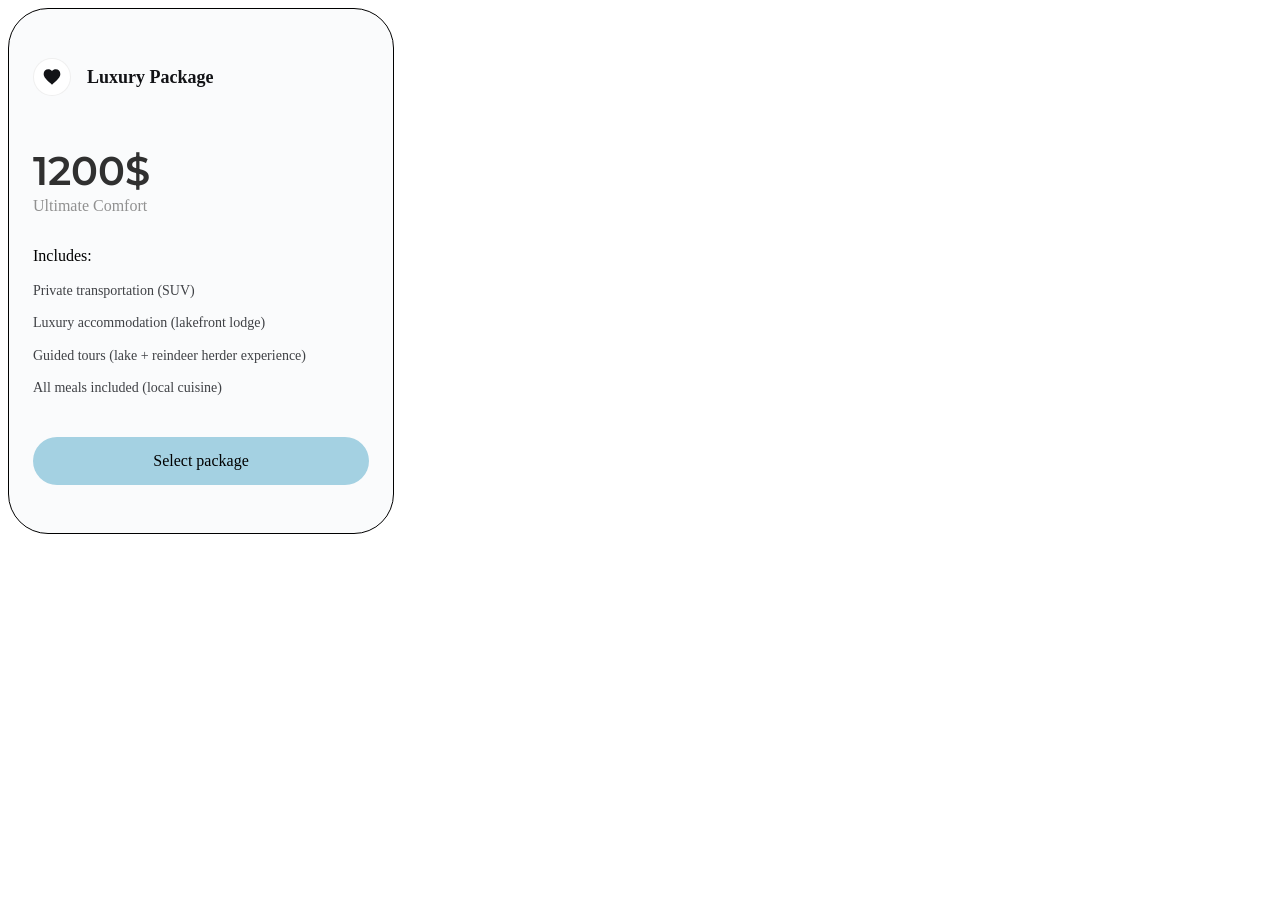
<file: turshlt.html>
<!DOCTYPE html>
<html lang="en">

<head>
    <meta charset="UTF-8">
    <meta name="viewport" content="width=device-width, initial-scale=1.0">
    <title>Document</title>
    <style>
        @import url('https://fonts.googleapis.com/css2?family=Bebas+Neue&family=Montserrat:ital,wght@0,100..900;1,100..900&display=swap');

        .card {
            width: 384px;
            background-color: #fafbfc;
            border: 1px solid black;
            border-radius: 40px;
            display: flex;
            justify-content: center;
            align-items: center;
            
        }

        .word {
            justify-content: space-around;
        }

        .p21 {
            font-family: GIP;
            font-size: 18px;
            font-weight: 600;
            line-height: 21.47px;
            text-align: left;
            color: #121316;
        }

        .p22 {
            font-family: Montserrat;
            font-size: 40px;
            font-weight: 600;
            line-height: 48.76px;
            text-align: left;
            color: #303030;
            padding: 0;
            margin: 0;
        }

        .p23 {
            font-family: SF Pro Display;
            font-size: 16px;
            font-weight: 500;
            line-height: 19.09px;
            text-align: left;
            color: #919191;
            margin-top: 0;
        }

        .p24 {
            font-family: GIP;
            font-size: 18px;
            font-weight: 500;
            line-height: 21.19px;
            text-align: left;
            color: #121316;
        }

        .p25 {
            font-family: GIP;
            font-size: 14px;
            font-weight: 500;
            line-height: 16.48px;
            text-align: left;
            color: #3f4145;
            margin-top: 16px;
        }

        .box {
            width: 336px;
            height: 48px;
            border-radius: 40px;
            background-color: #a4d1e2;
            color: #000000;
            font-weight: 600px;
            font-size: 16px;
            line-height: 20px;
            text-align: center;
            display: flex;
            justify-content: center;
            align-items: center;
        margin-top: 40px; 
        margin-bottom: 48px;}
        .heart {display: flex; 
            align-items: center;
            gap:16px;
            margin-top: 39.5px;
            margin-bottom: 41px;
        } 
        .love{
            background-color: #ffffff;
            border-radius: 50%;
            border: 1px solid #00000010;
            width: 36px;
            height: 36px;
            display: flex;
            align-items: center;
            justify-content: center;
        }
        .space { margin-bottom: 18px;
        margin-top: 32px; }
        .money {margin-top: 12px; gap:10px;
        }



    .border {
        width: 513px;
        height: 112px;
        border-radius: 120px;
        padding: 30px;
    }
    
    .bor1 {background-color: #eee9d9;}
    .bor2 {background-color: #8bb8c180;}
    .bor3 {background-color: #aad8d780;}
    .bor4 {background-color: #8bc0bd;}
    .bor5 {background-color: #97cce080;}
    .bt1 { font-family: GIP; font-weight: 500px; font-size: 24px; line-height: 28.25px; color: #09090b;  }
    .bt2 { font-family: montserrat; font-weight: 400px; font-size: 12px; line-height: 14.63px; color: #18181b;}
    </style>
</head>

<body>
    <div class="card">
        <div class="word">
            <div class="heart">
                <div class="love">
                    <svg width="18" height="16" viewBox="0 0 18 16" fill="none" xmlns="http://www.w3.org/2000/svg">
                        <path
                            d="M8.99984 15.6458L7.7915 14.5458C3.49984 10.6541 0.666504 8.08746 0.666504 4.93746C0.666504 2.37079 2.68317 0.354126 5.24984 0.354126C6.69984 0.354126 8.0915 1.02913 8.99984 2.09579C9.90817 1.02913 11.2998 0.354126 12.7498 0.354126C15.3165 0.354126 17.3332 2.37079 17.3332 4.93746C17.3332 8.08746 14.4998 10.6541 10.2082 14.5541L8.99984 15.6458Z"
                            fill="#121316" />
                    </svg>
                </div>
                <p class="p21">Luxury Package</p>
            </div>
            <div class="money">
                <p class="p22">1200$</p>
                <p class="p23">Ultimate Comfort</p>
            </div>
            <div>
                <div class="space">
                <p class="24">Includes:</p>
                </div>
                <p class="p25">Private transportation (SUV)</p>
                <p class="p25">Luxury accommodation (lakefront lodge)</p>
                <p class="p25">Guided tours (lake + reindeer herder experience)</p>
                <p class="p25">All meals included (local cuisine)</p>
            </div>
            <div class="box">Select package</div>
        </div>
    </div>
</body>

</html>
</file>
<file: style.css>
:root {
    --font: "Inter", sans-serif;
    --white: #ffffff;
    --white-gray: #f4f4f4;
    --blue: #3e6ae1;
}

* {
    box-sizing: border-box;
    margin: 0;
}

.background {
    width: 100vw;
    height: 100vh;
}

.center {
    display: flex;
    flex-direction: column;
    align-items: center;
    z-index: 10;
}

.heading {
    color: var(--white);
    font-family: var(--font);
    font-weight: 500;
}

.start-text {
    color: var(--white);
    font-family: var(--font);
    font-size: 24px;
    font-weight: 500;
}

.tax-text {
    color: var(--white);
    font-family: var(--font);
    font-size: 20px;
    font-weight: 500;
}

.buttons {
    display: flex;
    gap: 16px;
}

.more-btn {
    border: none;
    border-radius: 4px;
    background-color: var(--white-gray);
    padding: 4px 24px;
    font-size: 14px;
    font-family: var(--font);
    width: 252px;
    height: 40px;
}

.order-btn {
    border: none;
    border-radius: 4px;
    background-color: var(--blue);
    padding: 4px 24px;
    font-size: 14px;
    font-family: var(--font);
    color: var(--white);
    width: 252px;
    height: 40px;
}

.underline {
    color: var(--white);
    font-family: var(--font);
    font-size: 20px;
    font-weight: 500;
    text-decoration: underline;
    text-underline-offset: 6px;
    text-decoration-thickness: 1px;
    letter-spacing: 0.5px;
}

.plain {
    color: var(--white);
    font-family: var(--font);
    font-size: 20px;
    font-weight: 500;
}
</file>
<file: tourstyle.css>
@import url('https://fonts.googleapis.com/css2?family=Bebas+Neue&family=Montserrat:ital,wght@0,100..900;1,100..900&display=swap');

* {
    margin: 0;
    padding: 0;
}

body {
    background-color: #D8E4E9;
}

header {
    display: flex;
    position: fixed;
    top: 30px;
    left: 0;
    right: 0;
    justify-content: space-around;
    background-color: transparent;
}

.d1 {
    display: flex;
    gap: 24px;
}

ul {
    display: flex;
    text-align: center;
    gap: 24px;
    list-style: none;
}

li a {
    font-family: GIP;
    font-weight: 600px;
    font-size: 18px;
    line-height: 21.47px;
    color: #ffffff;
}

.s1 {
    background-image: linear-gradient(90deg, rgba(0, 0, 0, 0) 0%, rgba(0, 0, 0, 0.2) 40.27%),
        linear-gradient(0deg, rgba(157, 184, 218, 0.2), rgba(157, 184, 218, 0.2)),
        url(https://s3-alpha-sig.figma.com/img/7a7d/1dd1/098d2481fb0f847b6ba2c5d7bbe0db4b?Expires=1734307200&Key-Pair-Id=APKAQ4GOSFWCVNEHN3O4&Signature=PdTMI9jQkLyPGg2DXwAkvuwN1gBs7ryw~nSi51D~US41Dl0B9g2tyujJrQvwXE3IlbTn3bkemk-ZXb0sdxmzuZ7bkJWZ9BZL-M61Q3ue04Q6cUq3lia5q-ahUPEd8OzFS3GG5mUPEwYiUUPVK4YLE9S924VikAmodsZ~DY01YRHqlNfQm78sZGvFhtIBblO~qWJKEs~qwdKFmVCZMVG-kPEI3n7k34dEpn8UAKq-RJbuw1-d5ZxLtScM1hi~oPeXySirL3OF0E4hgpnw~DtwWhCSTotd3HfajjDOlaa52Hwa4nVUVHkRRYi2nyQecEylfShREwdcBVVGLfF3iwjoyw__);
    background-size: cover;
    height: 100vh;
    width: 100vw;
    display: flex;
    justify-content: center;
    align-items: center;
    text-align: center;
}

.s2 {
    background-color: #d8e4e9;
    box-shadow: 0px 4px 4px 0px #00000040, 0px 4px 4px 0px #00000040;

    width: 100vw;
    height: 50vh;
    display: flex;
    justify-content: center;
    gap: 40px;
    align-items: center;
}

p {
    text-align: center;
    z-index: 2;
}

.p1 {
    font-family: bebas neue;
    font-weight: 400px;
    font-size: 80px;
    line-height: 80px;
    color: #e8edf2;
}


.p2 {
    font-family: bebas neue;
    font-weight: 400px;
    font-size: 250px;
    line-height: 250px;
    color: #fdfdfe98;

}

.p3 {
    font-family: hanuman;
    font-weight: 900px;
    font-size: 64px;
    line-height: 64px;
    color: #ffffff80;
}

.card {
    width: 275.75px;
    height: 370px;
    border-radius: 40px;
    box-shadow: 8px 8px 0px 0px #29728B40, -8px -8px 0px 0px #1F72AA75;
    background: linear-gradient(0deg, rgba(157, 184, 218, 0.2), rgba(157, 184, 218, 0.2)),
        linear-gradient(0deg, rgba(34, 34, 34, 0.03), rgba(34, 34, 34, 0.03));
    background-size: cover;
    text-align: center;
    align-content: center;
    font-family: bebas neue;
    font-weight: 400px;
    font-size: 37px;
    line-height: 44.4px;
    color: #fdfdfe;
}


#card1 {
    background-image: linear-gradient(0deg, rgba(157, 184, 218, 0.2), rgba(157, 184, 218, 0.2)),
        linear-gradient(0deg, rgba(34, 34, 34, 0.03), rgba(34, 34, 34, 0.03)), url("https://s3-alpha-sig.figma.com/img/9411/7af0/fae2d95b54ef6842a38934433c1d99d7?Expires=1734307200&Key-Pair-Id=APKAQ4GOSFWCVNEHN3O4&Signature=j6YiKqaPVJ7vUcEjHiCk8V5APzkPes5eI7upqMvcN0CnFP1j7-Hh9GveYN~6h2O-gnh3y2YoUp1AmdTyzBZQTt7~tFsNqiOlYmFLqd14uNUROcJzWkwSlnNXZ2L0~LvU634vjuyQb~h-lAYMOZJpU7BnCmukya6gNWYQGqE3xfXPF9EPWYMETVdRbP2VbihH6hzi7ZLO0BpY9fLlFJJpZts17B6hOa8ssOdUQm~sPVvtOWlepE1icJcTMuYNlNUTqMgJykJAx8JOy3LpphzVFOWWh64QKoKOpFW2bTnVzAN19u~Et2TvhSpU2~4456PXvvkwuhZsHA2OsOwbrPcHfg__");

} #card1:hover {color: #00000002;}


#card2 {
    background-image: linear-gradient(0deg, rgba(157, 184, 218, 0.2), rgba(157, 184, 218, 0.2)),
        linear-gradient(0deg, rgba(34, 34, 34, 0.03), rgba(34, 34, 34, 0.03)), url("https://s3-alpha-sig.figma.com/img/e124/d31b/4b7edc8a8926233d613c437affc8b621?Expires=1734307200&Key-Pair-Id=APKAQ4GOSFWCVNEHN3O4&Signature=n~2fkiB1rZgiEdzCMha9Uo8-43DRcDCKmA-WBIUIDM~AsTGrws2kqku6K9nFBLdyenp~YpB-86R7PU5e0sZYZnropDZ1rNByXMOY3LBF8NslbdpzPeGpXMSLRXRtNFDvcGoOEImV8xCUtaHJAyu9K1~kC9F0ag~3SBYTlHYzozLFIEpoS5CPbpfhe7tKyjkwW5fhwd~BuOQxV2zs0x-edzcpr~tT0mCUly9NE30IZIG3KbwoT0Is5WhbgKpHQRQCrZDJ5PzBdlVeTpqV1Zy0ErgMPHJBkevID5~ucRYoSMMuRe2jekzqDylXxEtsLtcxNKP-qN0Wrxck-nxx68YTpQ__");

}

#card3 {
    background-image: linear-gradient(0deg, rgba(157, 184, 218, 0.2), rgba(157, 184, 218, 0.2)),
        linear-gradient(0deg, rgba(34, 34, 34, 0.03), rgba(34, 34, 34, 0.03)), url("https://s3-alpha-sig.figma.com/img/a4d6/0416/d42b9ac033e9ea4869926a93ad64d227?Expires=1734307200&Key-Pair-Id=APKAQ4GOSFWCVNEHN3O4&Signature=GxyJ~y1qLLP~[base64]~5V0oICuQTaomQpfSxCfIJuGJL~U8aqm2-EztxZKX01ePx9d-05IWaTYoecYBtCCetDL~NjWVRWq8iYPe-xR-kg2WYsfSvmFCV39aUQjL28sbXVQ__");

}

#card4 {
    background-image: linear-gradient(0deg, rgba(157, 184, 218, 0.2), rgba(157, 184, 218, 0.2)),
        linear-gradient(0deg, rgba(34, 34, 34, 0.03), rgba(34, 34, 34, 0.03)), url("https://s3-alpha-sig.figma.com/img/d2b9/7a2b/78cccaa3f6ec592813187ea25729681e?Expires=1734307200&Key-Pair-Id=APKAQ4GOSFWCVNEHN3O4&Signature=HL8whnhAzG46qIxI9tolF~eTqvoqIjC1hsj7~YHC2lnOYnNpcGXHx~wDCbnvNtdz7C0La8zO7P1nv2bAtYhX1WBP~Vw5sGTcIKr1pebPiElvAw~uysK3GAGoAMITSBygflFHSSiQ95eVd6RAjDmKwDt~soL18PDfo0MXGY90i-i15wwnmtctbiIseUbxCvGuzJzgXxWq06pbeNwd9RjE9ckdE3w9kXRbmKCED58cPmar27niBiun0zEakVJynPNaIynC7aYRoIbocEHwnVfzHkwAfGdJnkHcv7fw5IYG82orHRIVpwt7AFb8h7f2E1pu9GD9DXOSHAhDPS4Lzo0Gzw__");

}

.s3 {
    background-image: linear-gradient(360deg, rgba(216, 228, 233, 0) 0%, rgba(216, 228, 233, 0.9) 100%), url("https://s3-alpha-sig.figma.com/img/56fe/900c/3373b978c26674d26d5c9d2dfec315ab?Expires=1734307200&Key-Pair-Id=APKAQ4GOSFWCVNEHN3O4&Signature=lpTEZOx2kkDG-Ol0N1YneGInHjSvIjLi2jWln4t-1mpxx6DGre11D624t~9abcnIvdBV9bOidWA-~O~[base64]~~X~fj97k7Pv0ai3NJMTODWWcFjr6POPA__");

    background-size: cover;
    width: 100vw;
    height: 100vh;
}

.s4 {
    background-color: #9fc6de;
    width: 100vw;
    height: 100vh;
    display: flex;
    flex-direction: column;
    padding-top: 40px;
    padding-bottom: 99px;
    position: relative;

}

.d-lg {
    height: 50vh;
    background: linear-gradient(360deg, rgba(216, 228, 233, 0) 0%, #D8E4E9 100%),
}

.d2 {
    width: 100vw;
    height: 100vh;
    z-index: 2;
    margin-bottom: 0;
}

.gradient {
    width: 100%;
    height: 50%;
    position: absolute;
    top: 0;
    left: 0;
    background: linear-gradient(360deg, rgba(216, 228, 233, 0) 0%, #D8E4E9 100%);
}

.p4 {
    font-family: GIP;
    font-weight: 600px;
    font-size: 42px;
    line-height: 50.11px;
    text-align: center;
    color: #000000;
}

.p5 {
    font-family: GIP;
    font-weight: 500px;
    font-size: 20px;
    line-height: 23.54px;
    text-align: center;
    color: #18181b70;
}

.d3 {
    display: flex;
    justify-content: space-between;
    width: 100vw;
    padding-bottom: 99px;

}

.d4 {
    padding-left: 120px;
    display: flex;
    gap: 20px;
}

.d5 {
    padding-right: 120px;

}

.boxes {
    display: flex;
    gap: 24px;
    padding-top: 80px;
    padding-bottom: 166px;
    justify-content: center;
}

.wordcard {
    width: 384px;
    background-color: #fafbfc;
    border: 1px solid black;
    border-radius: 40px;
    display: flex;
    justify-content: center;
    align-items: center;

}

.word {
    justify-content: space-around;
}

.p21 {
    font-family: GIP;
    font-size: 18px;
    font-weight: 600;
    line-height: 21.47px;
    text-align: left;
    color: #121316;
}

.p22 {
    font-family: Montserrat;
    font-size: 40px;
    font-weight: 600;
    line-height: 48.76px;
    text-align: left;
    color: #303030;
    padding: 0;
    margin: 0;
}

.p23 {
    font-family: SF Pro Display;
    font-size: 16px;
    font-weight: 500;
    line-height: 19.09px;
    text-align: left;
    color: #919191;
    margin-top: 0;
}

.p24 {
    font-family: GIP;
    font-size: 18px;
    font-weight: 500;
    line-height: 21.19px;
    text-align: left;
    color: #121316;
}

.p25 {
    font-family: GIP;
    font-size: 14px;
    font-weight: 500;
    line-height: 16.48px;
    text-align: left;
    color: #3f4145;
    margin-top: 16px;
}

.box {
    width: 336px;
    height: 48px;
    border: none;
    border-radius: 40px;
    background-color: #a4d1e2;
    color: #000000;
    font-weight: 600px;
    font-size: 16px;
    line-height: 20px;
    text-align: center;
    display: flex;
    justify-content: center;
    align-items: center;
    margin-top: 40px;
    margin-bottom: 48px;
}

.heart {
    display: flex;
    align-items: center;
    gap: 16px;
    margin-top: 39.5px;
    margin-bottom: 41px;
}

.love {
    background-color: #ffffff;
    border-radius: 50%;
    border: 1px solid #00000010;
    width: 36px;
    height: 36px;
    display: flex;
    align-items: center;
    justify-content: center;
}

.space {
    margin-bottom: 18px;
    margin-top: 32px;
}

.money {
    margin-top: 12px;
    gap: 10px;
}
</file>
